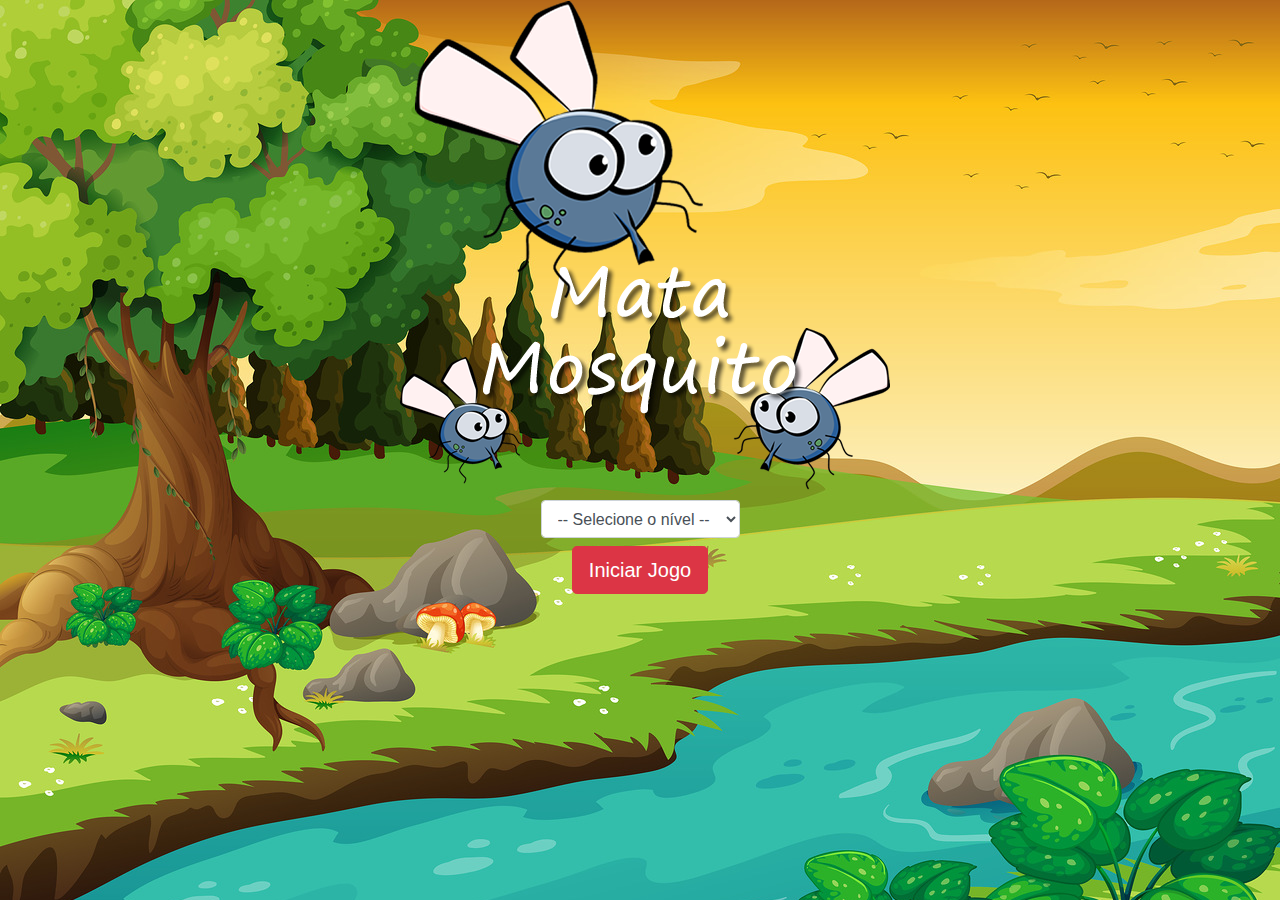
<file: index.html>
<!DOCTYPE html>
<html>
	<head>

		<title></title>
		<meta charset="utf-8">

		<!-- CSS only -->
		<link rel="stylesheet" href="https://stackpath.bootstrapcdn.com/bootstrap/4.5.2/css/bootstrap.min.css" integrity="sha384-JcKb8q3iqJ61gNV9KGb8thSsNjpSL0n8PARn9HuZOnIxN0hoP+VmmDGMN5t9UJ0Z" crossorigin="anonymous">
		<link rel="stylesheet" type="text/css" href="estilo.css">

		<script>
			
			function iniciarJogo() {
				var nivel = document.getElementById('nivel').value

				if (nivel === '') {
					alert('Selecione um nível para iniciar o jogo')
					return false
				}

				window.location.href = 'app.html?' + nivel
			}

		</script>

	</head>
	<body>

		<div class="container">
			
			<div class="row">
				
				<div class="col">
					
					<div class="d-flex justify-content-center">
						
						<img src="imagens/game.png">

					</div>

				</div>

			</div>
			<div class="row">
				
				<div class="col">
					
					<div class="d-flex justify-content-center">
						
						<div class="mb-2">
							
							<select id="nivel" class="form-control">
								<option value="">-- Selecione o nível --</option>
								<option value="normal">Normal</option>
								<option value="dificil">Difícil</option>
								<option value="chuckNorris">Chuck Norris</option>
							</select>

						</div>

					</div>

				</div>

			</div>
			<div class="row">
				
				<div class="col">
					
					<div class="d-flex justify-content-center">
						
						<button class="btn btn-lg btn-danger" type="button" onclick="iniciarJogo()">Iniciar Jogo</button>

					</div>

				</div>

			</div>

		</div>

	</body>
</html>
</file>
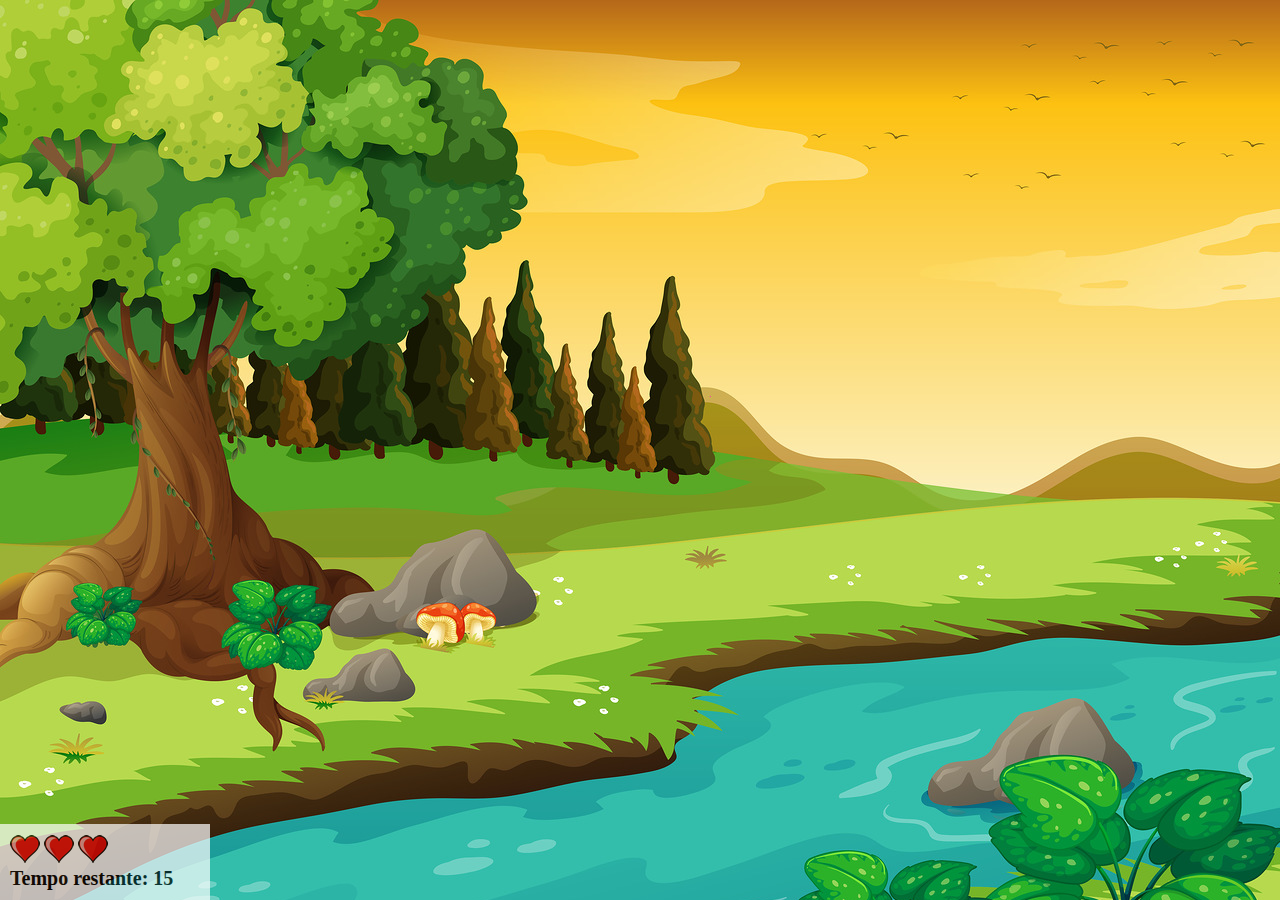
<file: app.html>
<!DOCTYPE html>
<html>
	<head>

		<title></title>
		<meta charset="utf-8">

		<link rel="stylesheet" type="text/css" href="estilo.css">

		<script src="jogo.js"></script>

	</head>
	<body onresize="ajustaTamanhoPalcoJogo()">

		<div class="painel">
			
			<div class="vidas">
				
				<img id="v1" src="imagens/coracao_cheio.png">
				<img id="v2" src="imagens/coracao_cheio.png">
				<img id="v3" src="imagens/coracao_cheio.png">

			</div>
			<div class="cronometro">
				
				Tempo restante: <span id="cronometro"></span>

			</div>

		</div>

		<script>
			
			document.getElementById('cronometro').innerHTML = tempo

			var criaMosquito = setInterval(function () {
				posicaoRandomica()
			}, criaMosquitoTempo)

		</script>

	</body>
</html>
</file>
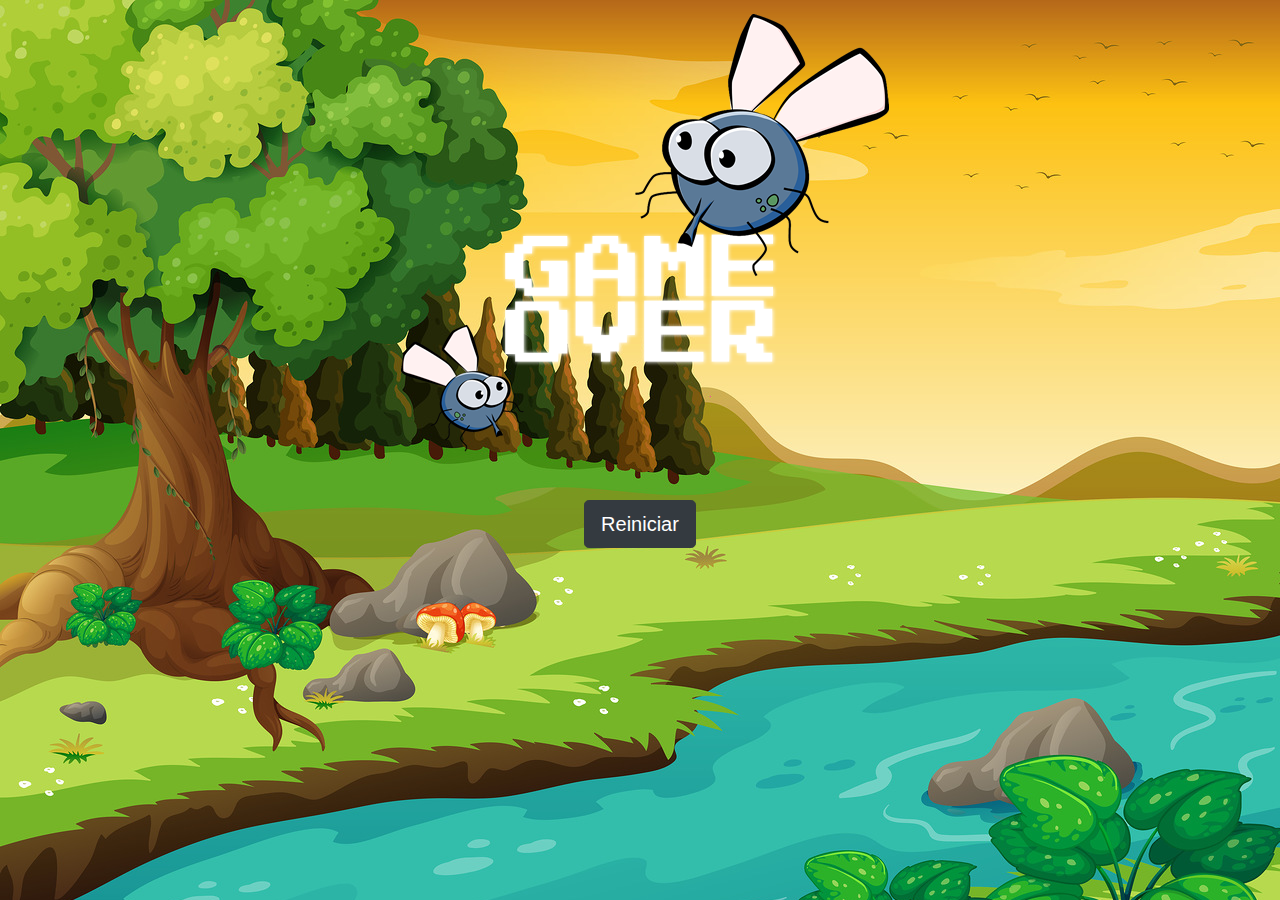
<file: fim_de_jogo.html>
<!DOCTYPE html>
<html>
	<head>

		<title></title>
		<meta charset="utf-8">

		<!-- CSS only -->
		<link rel="stylesheet" href="https://stackpath.bootstrapcdn.com/bootstrap/4.5.2/css/bootstrap.min.css" integrity="sha384-JcKb8q3iqJ61gNV9KGb8thSsNjpSL0n8PARn9HuZOnIxN0hoP+VmmDGMN5t9UJ0Z" crossorigin="anonymous">
		<link rel="stylesheet" type="text/css" href="estilo.css">

	</head>
	<body>

		<div class="container">
			
			<div class="row">
				
				<div class="col">
					
					<div class="d-flex justify-content-center">
						
						<img src="imagens/game_over.png">

					</div>

				</div>

			</div>
			<div class="row">
				
				<div class="col">
					
					<div class="d-flex justify-content-center">
						
						<button class="btn btn-lg btn-dark" type="button" onclick="window.location.href = 'index.html'">Reiniciar</button>

					</div>

				</div>

			</div>

		</div>

	</body>
</html>
</file>
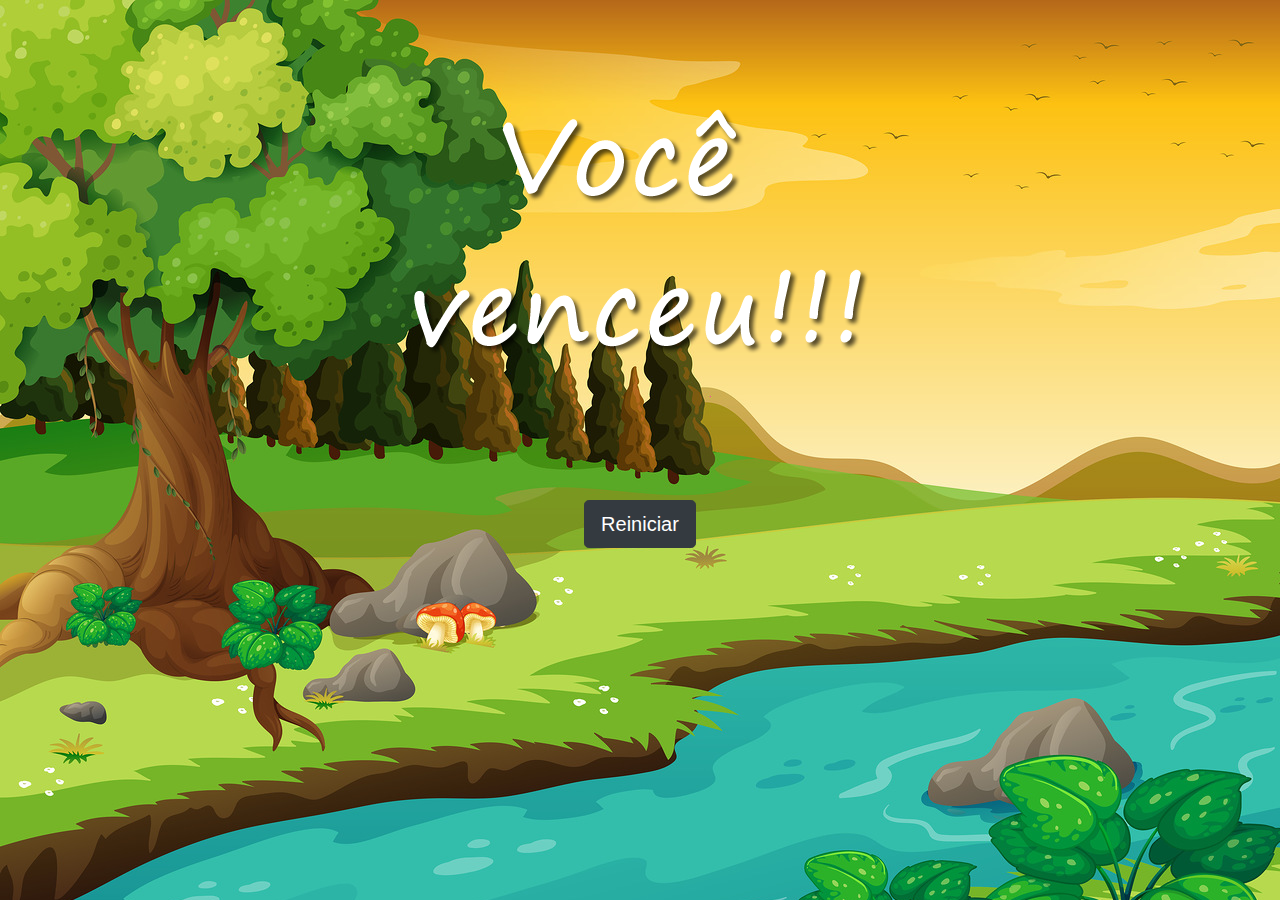
<file: vitoria.html>
<!DOCTYPE html>
<html>
	<head>

		<title></title>
		<meta charset="utf-8">

		<!-- CSS only -->
		<link rel="stylesheet" href="https://stackpath.bootstrapcdn.com/bootstrap/4.5.2/css/bootstrap.min.css" integrity="sha384-JcKb8q3iqJ61gNV9KGb8thSsNjpSL0n8PARn9HuZOnIxN0hoP+VmmDGMN5t9UJ0Z" crossorigin="anonymous">
		<link rel="stylesheet" type="text/css" href="estilo.css">

	</head>
	<body>

		<div class="container">
			
			<div class="row">
				
				<div class="col">
					
					<div class="d-flex justify-content-center">
						
						<img src="imagens/vitoria.png">

					</div>

				</div>

			</div>
			<div class="row">
				
				<div class="col">
					
					<div class="d-flex justify-content-center">
						
						<button class="btn btn-lg btn-dark" type="button" onclick="window.location.href = 'index.html'">Reiniciar</button>

					</div>

				</div>

			</div>

		</div>

	</body>
</html>
</file>
<file: estilo.css>
html {
	cursor: url('imagens/mata_mosquito.png') 30 30, auto;
}

body {
	background-image: url('imagens/bg.jpg');
	background-repeat: no-repeat;
	background-size: cover;
}

.mosquito1 {
	width: 50px;
	height: 50px;
}

.mosquito2 {
	width: 70px;
	height: 70px;
}

.mosquito3 {
	width: 90px;
	height: 90px;
}

.ladoA {
	transform: scaleX(1);
}

.ladoB {
	transform: scaleX(-1);
}

.painel {
	position: absolute;
	width: 190px;
	padding: 10px;
	bottom: 0px;
	left: 0px;
	border-top: solid 1px #fff;
	background-color: #fff;
	opacity: 0.7;
}

.vidas {
	float: left;
}

.cronometro {
	float: left;
	font-size: 20px;
	font-weight: bold;
}
</file>
